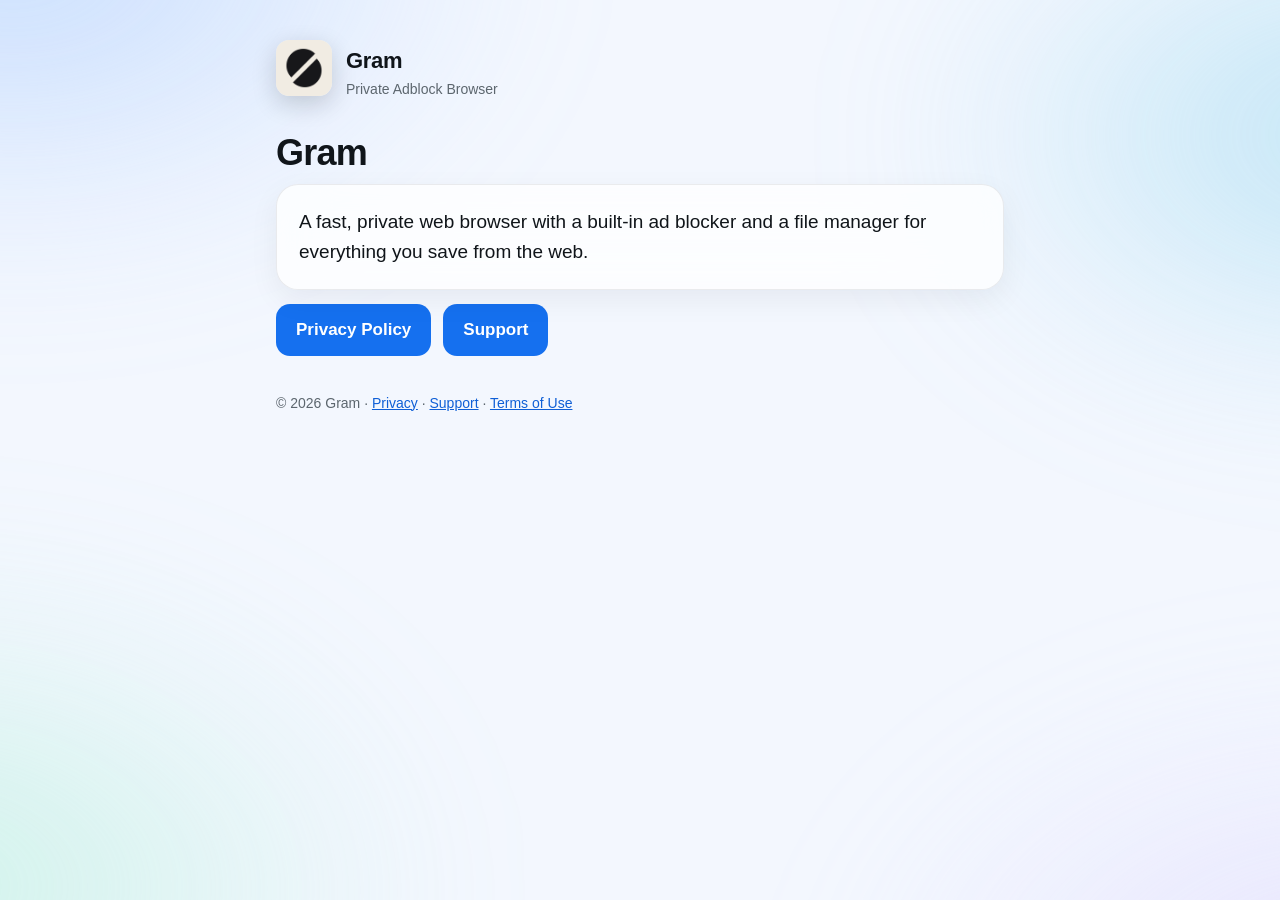
<file: index.html>
<!doctype html>
<html lang="en">
<head>
<meta charset="utf-8">
<meta name="viewport" content="width=device-width, initial-scale=1">
<title>Gram · Private Adblock Browser</title>
<meta name="description" content="Gram, a private web browser for iPhone and iPad.">
<link rel="icon" href="icon.png">
<link rel="apple-touch-icon" href="icon.png">
<link rel="stylesheet" href="style.css">
</head>
<body>
<main>
<header><a href=""><img src="icon.png" alt=""></a>
<a href="" class="brand">Gram<small>Private Adblock Browser</small></a></header>
<h1>Gram</h1><div class="stack"><p class="lead card">A fast, private web browser with a built-in ad blocker and a file manager for everything you save from the web.</p><div class="links"><a class="btn" href="privacy/">Privacy Policy</a><a class="btn" href="support/">Support</a></div></div>
<footer>© 2026 Gram · <a href="privacy/">Privacy</a> · <a href="support/">Support</a> · <a href="https://www.apple.com/legal/internet-services/itunes/dev/stdeula/">Terms of Use</a></footer>
</main>
</body>
</html>
</file>
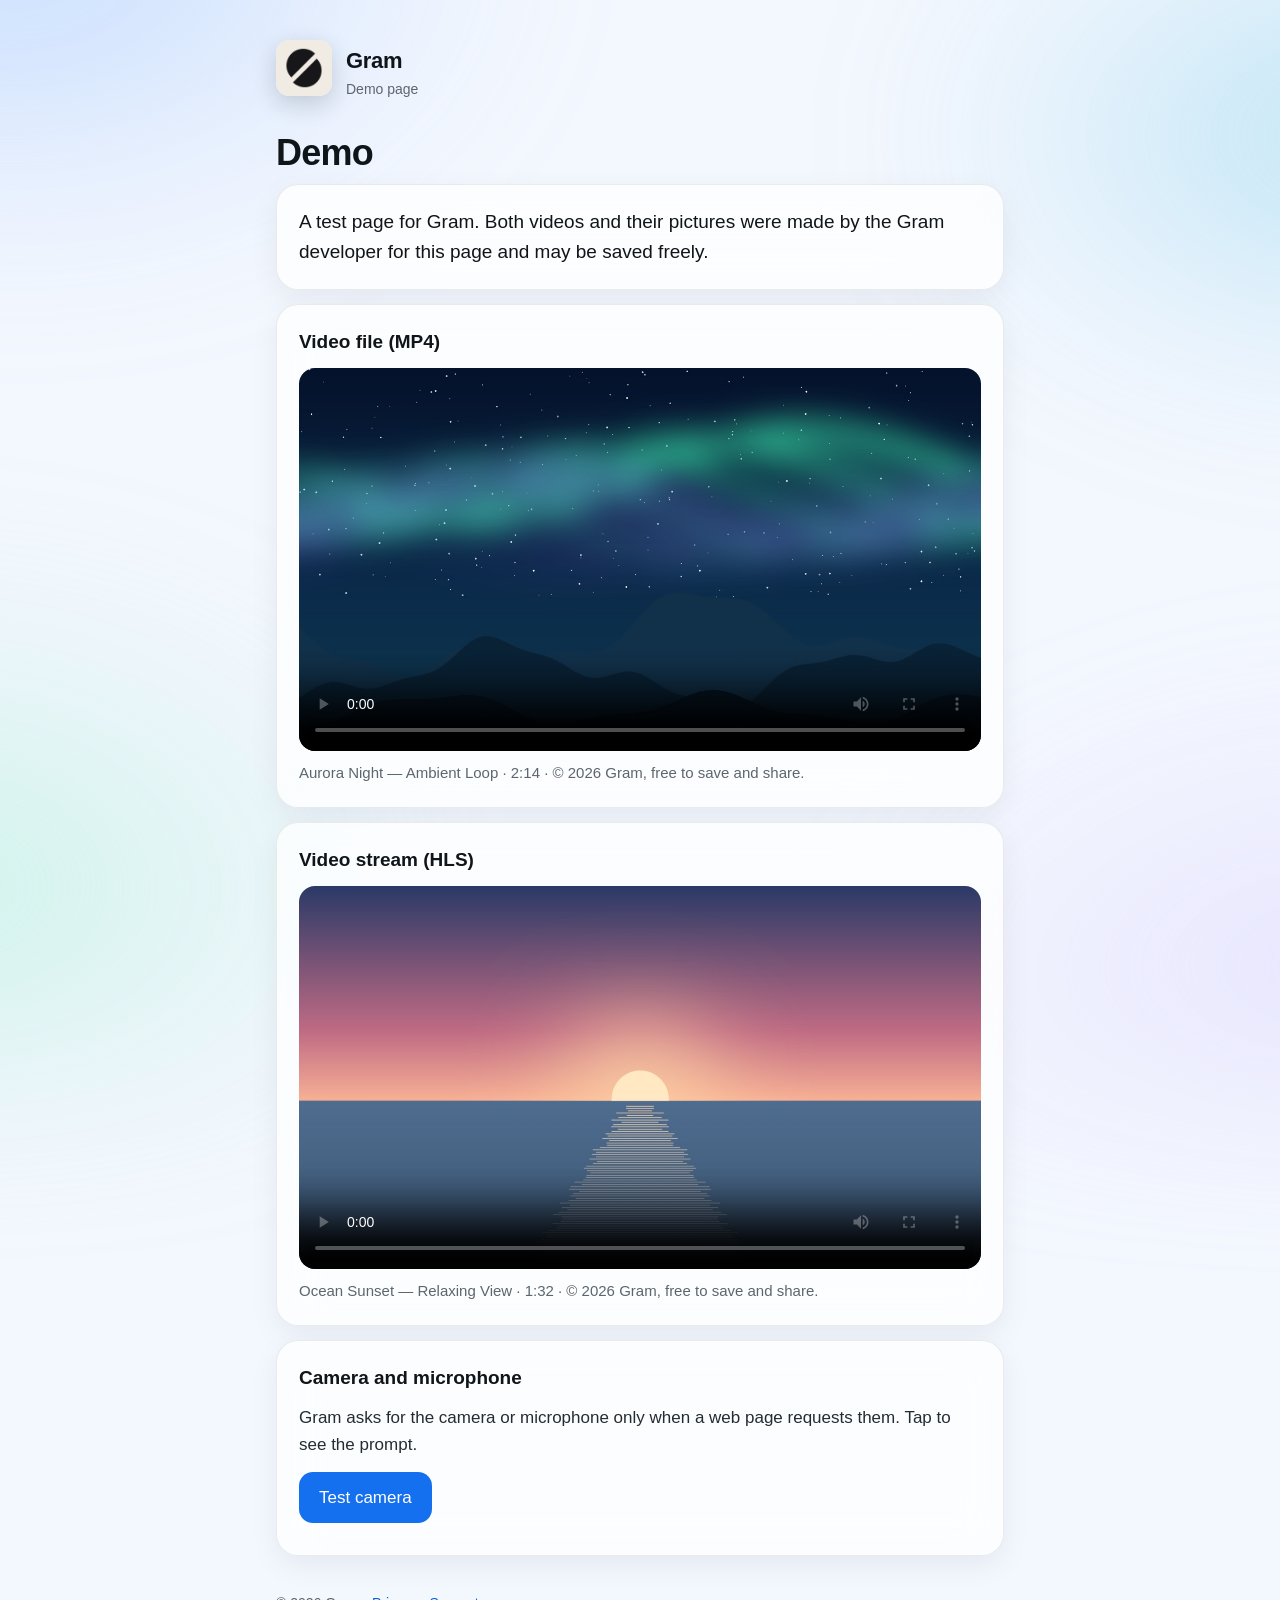
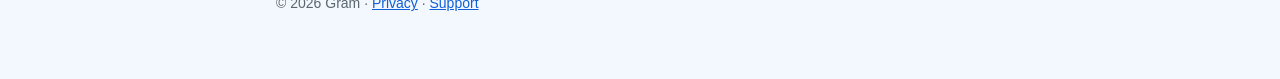
<file: demo/index.html>
<!doctype html>
<html lang="en">
<head>
<meta charset="utf-8">
<meta name="viewport" content="width=device-width, initial-scale=1">
<title>Demo · Gram</title>
<meta name="description" content="Test page for the Gram browser: a video file, a video stream and a camera test.">
<link rel="icon" href="../icon.png">
<link rel="stylesheet" href="../style.css">
<style>
  video { width: 100%; aspect-ratio: 16 / 9; display: block; border-radius: 16px; background: #000; object-fit: cover; }
  .card h2 { margin-bottom: 10px; }
  #camera-status { margin-top: 10px; }
  #camera-preview { display: none; margin-top: 12px; }
</style>
</head>
<body>
<main>
<header><a href="../"><img src="../icon.png" alt=""></a>
<a href="../" class="brand">Gram<small>Demo page</small></a></header>
<h1>Demo</h1>
<div class="stack">
  <p class="lead card">A test page for Gram. Both videos and their pictures were made by the Gram developer for this page and may be saved freely.</p>

  <section class="card">
    <h2>Video file (MP4)</h2>
    <video src="aurora.mp4" poster="aurora.jpg" controls playsinline preload="metadata"></video>
    <p class="muted" style="margin-top:10px">Aurora Night — Ambient Loop · 2:14 · © 2026 Gram, free to save and share.</p>
  </section>

  <section class="card">
    <h2>Video stream (HLS)</h2>
    <video src="hls/index.m3u8" poster="ocean.jpg" controls playsinline preload="metadata"></video>
    <p class="muted" style="margin-top:10px">Ocean Sunset — Relaxing View · 1:32 · © 2026 Gram, free to save and share.</p>
  </section>

  <section class="card">
    <h2>Camera and microphone</h2>
    <p>Gram asks for the camera or microphone only when a web page requests them. Tap to see the prompt.</p>
    <p style="margin-top:14px"><button class="btn" id="test-camera" type="button" style="border:0;font:inherit;cursor:pointer">Test camera</button></p>
    <p class="muted" id="camera-status"></p>
    <video id="camera-preview" autoplay playsinline muted></video>
  </section>
</div>
<footer>© 2026 Gram · <a href="../privacy/">Privacy</a> · <a href="../support/">Support</a></footer>
</main>
<script>
  document.getElementById('test-camera').addEventListener('click', async function () {
    var status = document.getElementById('camera-status');
    var preview = document.getElementById('camera-preview');
    try {
      var stream = await navigator.mediaDevices.getUserMedia({video: true, audio: true});
      preview.srcObject = stream;
      preview.style.display = 'block';
      status.textContent = 'Camera and microphone are on. Nothing is recorded or sent anywhere.';
      setTimeout(function () {
        stream.getTracks().forEach(function (track) { track.stop(); });
        preview.style.display = 'none';
        status.textContent = 'Turned off again.';
      }, 8000);
    } catch (error) {
      status.textContent = 'Not allowed: ' + error.name;
    }
  });
</script>
</body>
</html>
</file>
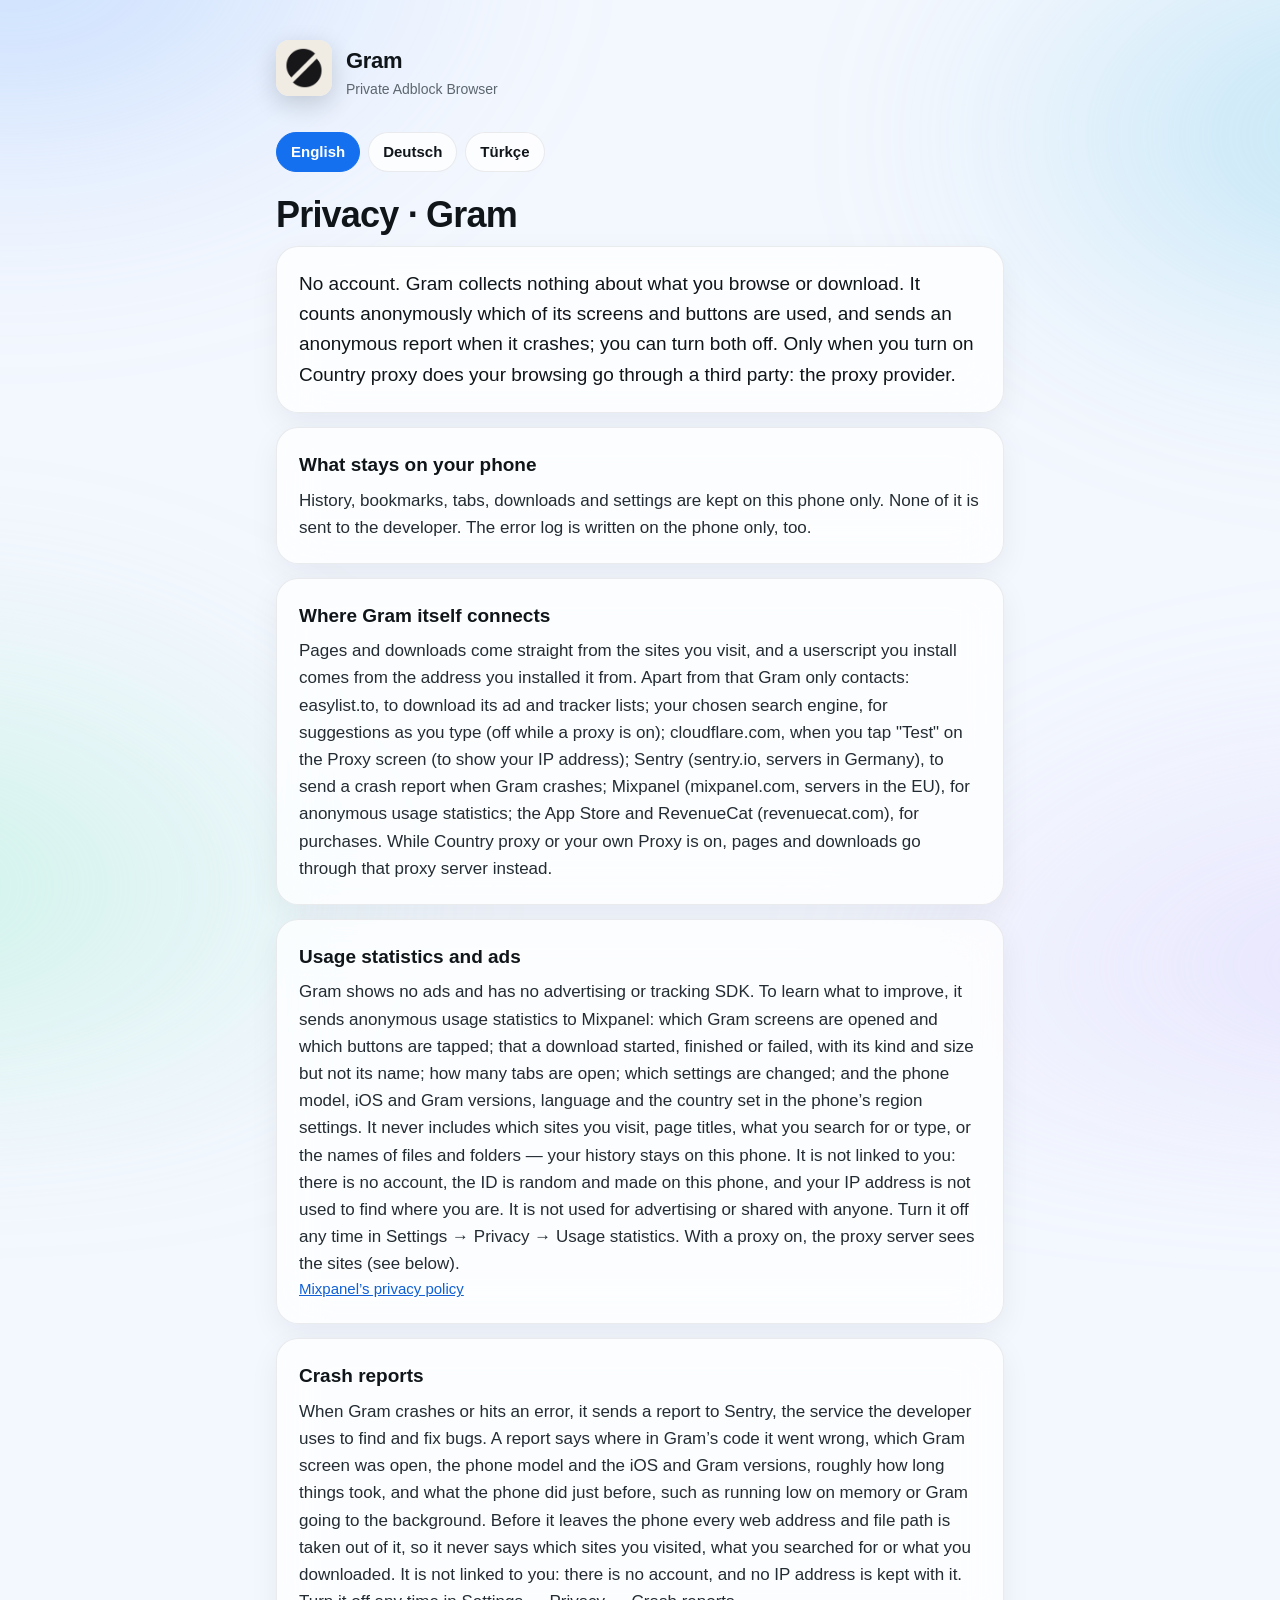
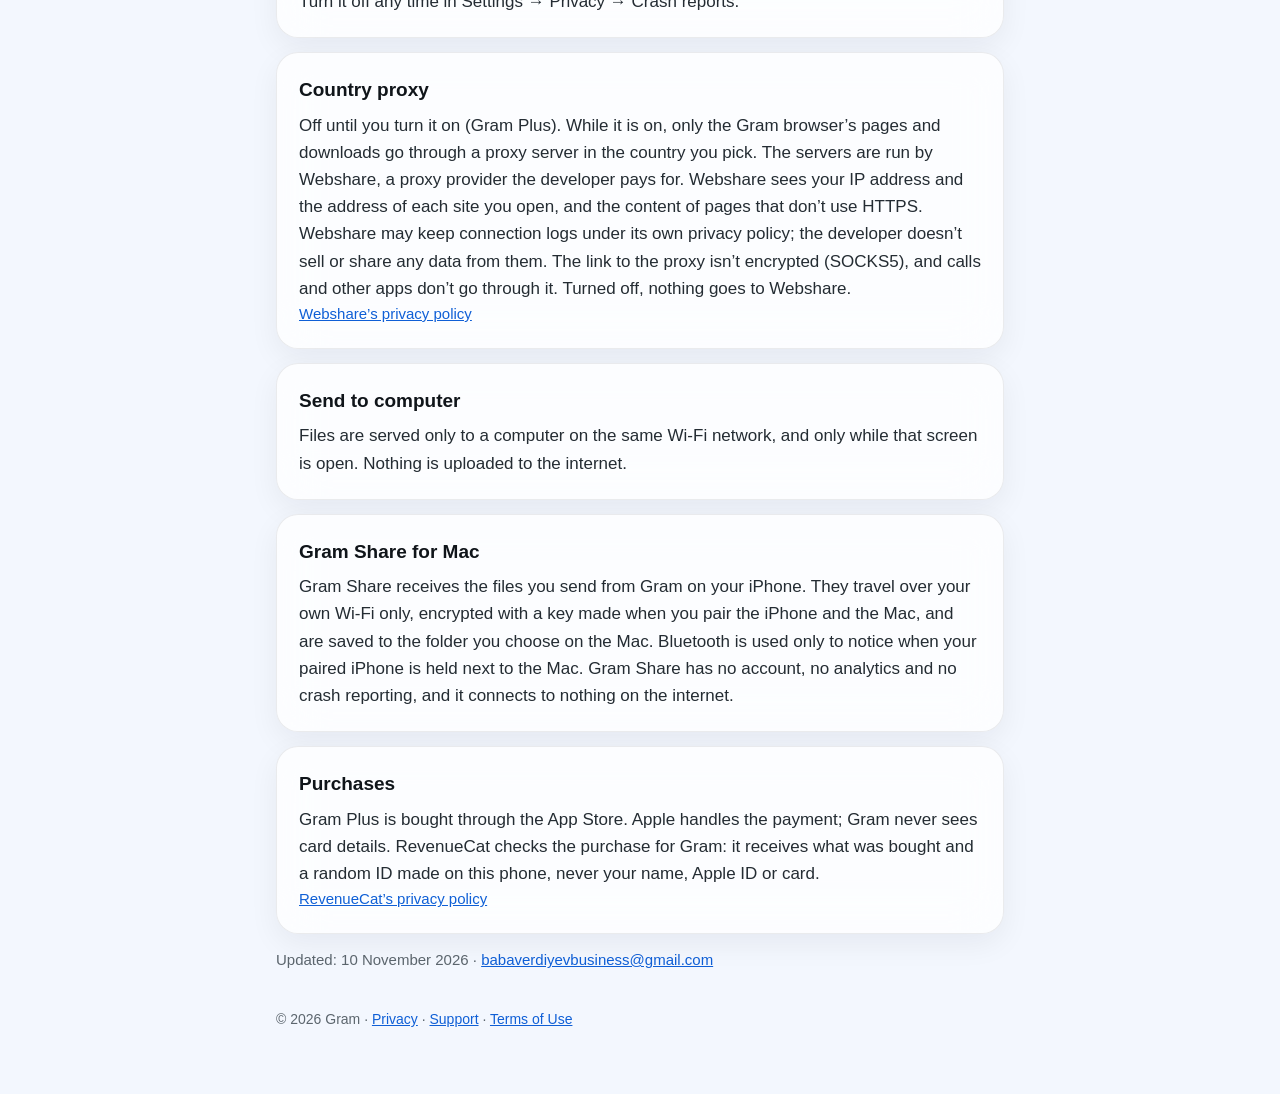
<file: privacy/index.html>
<!doctype html>
<html lang="en">
<head>
<meta charset="utf-8">
<meta name="viewport" content="width=device-width, initial-scale=1">
<title>Privacy · Gram</title>
<meta name="description" content="How Gram handles your data.">
<link rel="icon" href="../icon.png">
<link rel="apple-touch-icon" href="../icon.png">
<link rel="stylesheet" href="../style.css">
</head>
<body>
<main>
<header><a href="../"><img src="../icon.png" alt=""></a>
<a href="../" class="brand">Gram<small>Private Adblock Browser</small></a></header>
<nav class="langs" aria-label="Language"><a href="./" aria-current="page" hreflang="en">English</a><a href="de/" hreflang="de">Deutsch</a><a href="tr/" hreflang="tr">Türkçe</a></nav><h1>Privacy · Gram</h1><div class="stack"><p class="lead card">No account. Gram collects nothing about what you browse or download. It counts anonymously which of its screens and buttons are used, and sends an anonymous report when it crashes; you can turn both off. Only when you turn on Country proxy does your browsing go through a third party: the proxy provider.</p><section class="card"><h2>What stays on your phone</h2><p>History, bookmarks, tabs, downloads and settings are kept on this phone only. None of it is sent to the developer. The error log is written on the phone only, too.</p></section><section class="card"><h2>Where Gram itself connects</h2><p>Pages and downloads come straight from the sites you visit, and a userscript you install comes from the address you installed it from. Apart from that Gram only contacts: easylist.to, to download its ad and tracker lists; your chosen search engine, for suggestions as you type (off while a proxy is on); cloudflare.com, when you tap &quot;Test&quot; on the Proxy screen (to show your IP address); Sentry (sentry.io, servers in Germany), to send a crash report when Gram crashes; Mixpanel (mixpanel.com, servers in the EU), for anonymous usage statistics; the App Store and RevenueCat (revenuecat.com), for purchases. While Country proxy or your own Proxy is on, pages and downloads go through that proxy server instead.</p></section><section class="card"><h2>Usage statistics and ads</h2><p>Gram shows no ads and has no advertising or tracking SDK. To learn what to improve, it sends anonymous usage statistics to Mixpanel: which Gram screens are opened and which buttons are tapped; that a download started, finished or failed, with its kind and size but not its name; how many tabs are open; which settings are changed; and the phone model, iOS and Gram versions, language and the country set in the phone’s region settings. It never includes which sites you visit, page titles, what you search for or type, or the names of files and folders — your history stays on this phone. It is not linked to you: there is no account, the ID is random and made on this phone, and your IP address is not used to find where you are. It is not used for advertising or shared with anyone. Turn it off any time in Settings → Privacy → Usage statistics. With a proxy on, the proxy server sees the sites (see below).</p><p class="muted"><a href="https://mixpanel.com/legal/privacy-policy/">Mixpanel’s privacy policy</a></p></section><section class="card"><h2>Crash reports</h2><p>When Gram crashes or hits an error, it sends a report to Sentry, the service the developer uses to find and fix bugs. A report says where in Gram’s code it went wrong, which Gram screen was open, the phone model and the iOS and Gram versions, roughly how long things took, and what the phone did just before, such as running low on memory or Gram going to the background. Before it leaves the phone every web address and file path is taken out of it, so it never says which sites you visited, what you searched for or what you downloaded. It is not linked to you: there is no account, and no IP address is kept with it. Turn it off any time in Settings → Privacy → Crash reports.</p></section><section class="card"><h2>Country proxy</h2><p>Off until you turn it on (Gram Plus). While it is on, only the Gram browser’s pages and downloads go through a proxy server in the country you pick. The servers are run by Webshare, a proxy provider the developer pays for. Webshare sees your IP address and the address of each site you open, and the content of pages that don’t use HTTPS. Webshare may keep connection logs under its own privacy policy; the developer doesn’t sell or share any data from them. The link to the proxy isn’t encrypted (SOCKS5), and calls and other apps don’t go through it. Turned off, nothing goes to Webshare.</p><p class="muted"><a href="https://www.webshare.io/privacy-policy">Webshare’s privacy policy</a></p></section><section class="card"><h2>Send to computer</h2><p>Files are served only to a computer on the same Wi-Fi network, and only while that screen is open. Nothing is uploaded to the internet.</p></section><section class="card"><h2>Gram Share for Mac</h2><p>Gram Share receives the files you send from Gram on your iPhone. They travel over your own Wi-Fi only, encrypted with a key made when you pair the iPhone and the Mac, and are saved to the folder you choose on the Mac. Bluetooth is used only to notice when your paired iPhone is held next to the Mac. Gram Share has no account, no analytics and no crash reporting, and it connects to nothing on the internet.</p></section><section class="card"><h2>Purchases</h2><p>Gram Plus is bought through the App Store. Apple handles the payment; Gram never sees card details. RevenueCat checks the purchase for Gram: it receives what was bought and a random ID made on this phone, never your name, Apple ID or card.</p><p class="muted"><a href="https://www.revenuecat.com/privacy">RevenueCat’s privacy policy</a></p></section><p class="muted">Updated: 10 November 2026 · <a href="mailto:babaverdiyevbusiness@gmail.com">babaverdiyevbusiness@gmail.com</a></p></div>
<footer>© 2026 Gram · <a href="../privacy/">Privacy</a> · <a href="../support/">Support</a> · <a href="https://www.apple.com/legal/internet-services/itunes/dev/stdeula/">Terms of Use</a></footer>
</main>
</body>
</html>
</file>
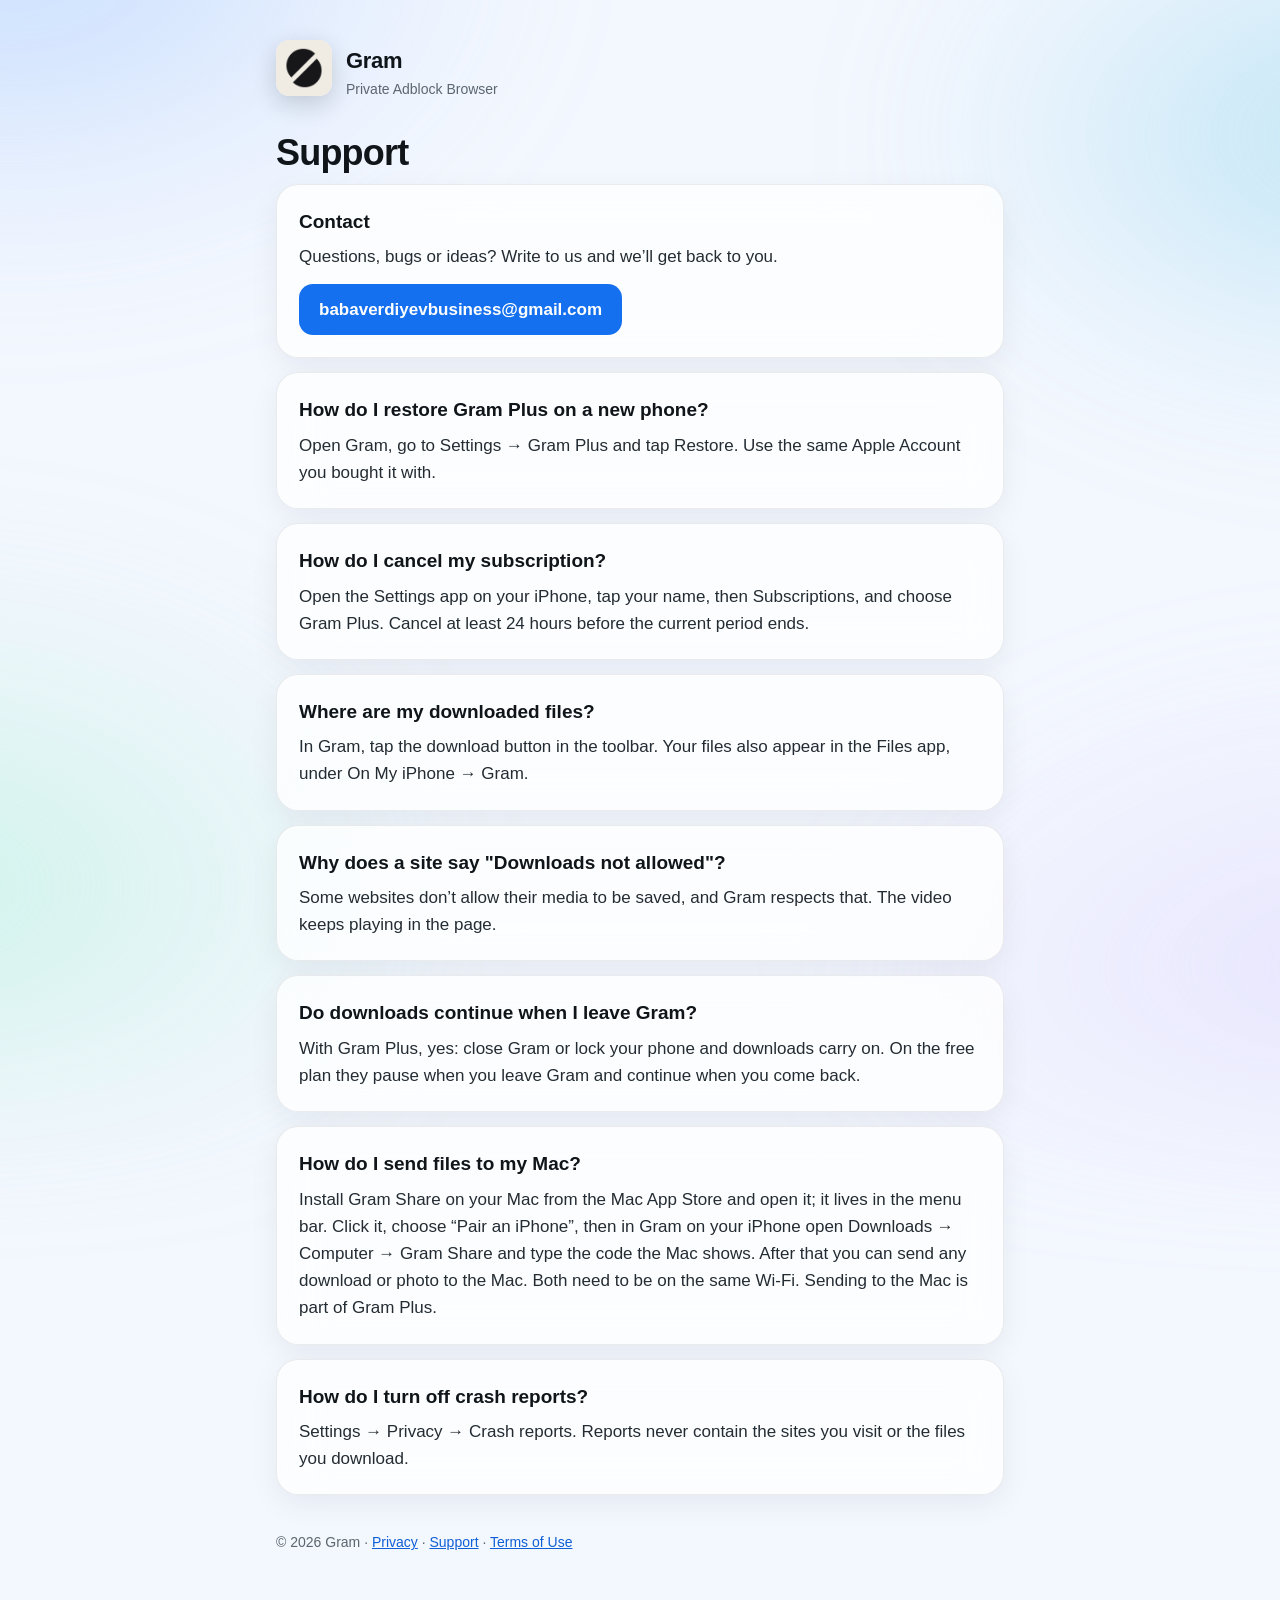
<file: support/index.html>
<!doctype html>
<html lang="en">
<head>
<meta charset="utf-8">
<meta name="viewport" content="width=device-width, initial-scale=1">
<title>Support · Gram</title>
<meta name="description" content="Help and contact for the Gram browser.">
<link rel="icon" href="../icon.png">
<link rel="apple-touch-icon" href="../icon.png">
<link rel="stylesheet" href="../style.css">
</head>
<body>
<main>
<header><a href="../"><img src="../icon.png" alt=""></a>
<a href="../" class="brand">Gram<small>Private Adblock Browser</small></a></header>
<h1>Support</h1><div class="stack"><section class="card"><h2>Contact</h2><p>Questions, bugs or ideas? Write to us and we’ll get back to you.</p><p style="margin-top:14px"><a class="btn" href="mailto:babaverdiyevbusiness@gmail.com?subject=Gram%20support">babaverdiyevbusiness@gmail.com</a></p></section><section class="card"><h2>How do I restore Gram Plus on a new phone?</h2><p>Open Gram, go to Settings → Gram Plus and tap Restore. Use the same Apple Account you bought it with.</p></section><section class="card"><h2>How do I cancel my subscription?</h2><p>Open the Settings app on your iPhone, tap your name, then Subscriptions, and choose Gram Plus. Cancel at least 24 hours before the current period ends.</p></section><section class="card"><h2>Where are my downloaded files?</h2><p>In Gram, tap the download button in the toolbar. Your files also appear in the Files app, under On My iPhone → Gram.</p></section><section class="card"><h2>Why does a site say &quot;Downloads not allowed&quot;?</h2><p>Some websites don’t allow their media to be saved, and Gram respects that. The video keeps playing in the page.</p></section><section class="card"><h2>Do downloads continue when I leave Gram?</h2><p>With Gram Plus, yes: close Gram or lock your phone and downloads carry on. On the free plan they pause when you leave Gram and continue when you come back.</p></section><section class="card"><h2>How do I send files to my Mac?</h2><p>Install Gram Share on your Mac from the Mac App Store and open it; it lives in the menu bar. Click it, choose “Pair an iPhone”, then in Gram on your iPhone open Downloads → Computer → Gram Share and type the code the Mac shows. After that you can send any download or photo to the Mac. Both need to be on the same Wi-Fi. Sending to the Mac is part of Gram Plus.</p></section><section class="card"><h2>How do I turn off crash reports?</h2><p>Settings → Privacy → Crash reports. Reports never contain the sites you visit or the files you download.</p></section></div>
<footer>© 2026 Gram · <a href="../privacy/">Privacy</a> · <a href="../support/">Support</a> · <a href="https://www.apple.com/legal/internet-services/itunes/dev/stdeula/">Terms of Use</a></footer>
</main>
</body>
</html>
</file>
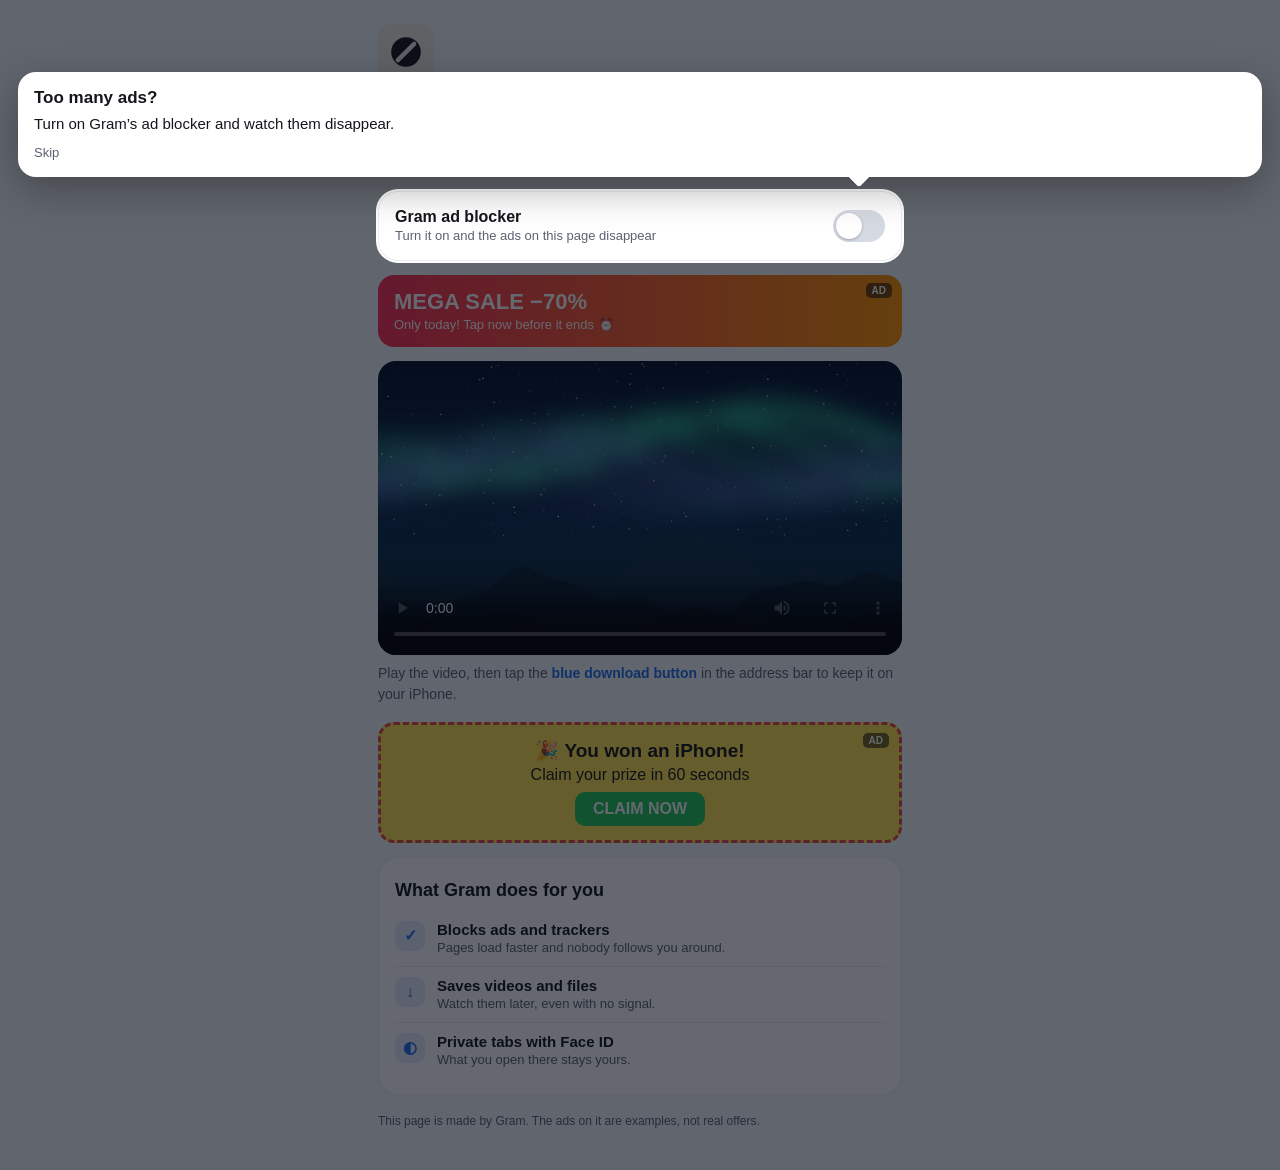
<file: welcome/index.html>
<!doctype html>
<html lang="en">
<head>
<meta charset="utf-8">
<meta name="viewport" content="width=device-width,initial-scale=1,viewport-fit=cover">
<meta name="color-scheme" content="light dark">
<title>Welcome to Gram</title>
<style>
:root{--bg:#F4F6FA;--card:#fff;--ink:#14161c;--soft:#5b6170;--azure:#1F6FEB;--line:rgba(20,30,60,.08)}
@media (prefers-color-scheme:dark){:root{--bg:#0E1116;--card:#181C23;--ink:#F2F4F8;--soft:#9AA3B2;--azure:#3B8BFF;--line:rgba(255,255,255,.08)}}
*{box-sizing:border-box;margin:0;padding:0}
html{-webkit-text-size-adjust:100%}
body{background:var(--bg);color:var(--ink);font-family:-apple-system,"SF Pro Text","Helvetica Neue",sans-serif;padding:max(24px,env(safe-area-inset-top)) 18px 40px;max-width:560px;margin:0 auto}
.logo{width:56px;height:56px;border-radius:14px;background:#F1ECE3;display:flex;align-items:center;justify-content:center;margin-bottom:18px}
h1{font-family:"New York","Iowan Old Style",Georgia,serif;font-size:34px;line-height:1.1;letter-spacing:-.4px}
h1 span{color:var(--azure)}
.lead{font-size:16px;line-height:1.45;color:var(--soft);margin:10px 0 22px}
.card{background:var(--card);border:1px solid var(--line);border-radius:20px;padding:16px;margin-bottom:14px}
.toggle{display:flex;align-items:center;justify-content:space-between;gap:12px}
.toggle b{display:block;font-size:16px}.toggle small{font-size:13px;color:var(--soft)}
.sw{width:52px;height:32px;border-radius:16px;background:#D5DAE3;position:relative;flex-shrink:0;border:0;cursor:pointer}
.sw:after{content:"";position:absolute;top:3px;left:3px;width:26px;height:26px;border-radius:13px;background:#fff;box-shadow:0 1px 3px rgba(0,0,0,.25);transition:left .2s}
.on .sw{background:#22C55E}.on .sw:after{left:23px}
.promo{border-radius:16px;margin-bottom:14px;padding:14px 16px;position:relative;overflow:hidden;max-height:240px;transition:opacity .3s,max-height .4s,margin .4s,padding .4s}
.on .promo{opacity:0;max-height:0;margin-bottom:0;padding-top:0;padding-bottom:0;border-width:0}
.promo .tag{position:absolute;top:8px;right:10px;font-size:10px;font-weight:700;background:rgba(0,0,0,.55);color:#fff;padding:2px 6px;border-radius:5px}
.p1{background:linear-gradient(90deg,#FF2D55,#FF9500);color:#fff}
.p1 b{font-size:22px;display:block}.p1 span{font-size:13px}
.p2{background:#FFE14D;color:#1a1a1a;border:3px dashed #E5484D;text-align:center}
.p2 b{font-size:19px;display:block;margin-bottom:4px}
.p2 i{display:inline-block;margin-top:8px;background:#22C55E;color:#fff;font-style:normal;font-weight:700;padding:8px 18px;border-radius:10px}
.hidden-note{font-size:12px;color:var(--soft);display:none;align-items:center;gap:6px;margin:0 2px 12px}
.on .hidden-note{display:flex}
.hidden-note:before{content:"";width:8px;height:8px;border-radius:4px;background:#22C55E}
.video{border-radius:18px;overflow:hidden;background:#0b1622;margin-bottom:8px}
.video video{display:block;width:100%;aspect-ratio:16/9;object-fit:cover;background:#0b1622}
.hint{font-size:14px;color:var(--soft);line-height:1.45;margin-bottom:18px}
.hint b{color:var(--azure)}
h2{font-size:18px;margin:6px 0 10px}
.f{display:flex;gap:12px;align-items:flex-start;padding:10px 0;border-top:1px solid var(--line)}
.f:first-of-type{border-top:0}
.f i{width:30px;height:30px;border-radius:9px;background:rgba(31,111,235,.12);color:var(--azure);display:flex;align-items:center;justify-content:center;font-style:normal;font-weight:700;flex-shrink:0}
.f b{display:block;font-size:15px}.f span{font-size:13px;color:var(--soft)}
.foot{font-size:12px;color:var(--soft);margin-top:18px;line-height:1.4}
.focus{position:relative;z-index:20;box-shadow:0 0 0 2px #fff,0 0 0 9999px rgba(8,12,24,.62);border-radius:20px}
.video.focus{border-radius:18px}
.bubble{position:absolute;z-index:21;left:18px;right:18px;background:var(--card);color:var(--ink);border-radius:18px;padding:14px 16px;box-shadow:0 12px 40px rgba(0,0,0,.3);font-size:15px;line-height:1.4;opacity:0;transition:opacity .22s}
.bubble.show{opacity:1}
.bubble b{display:block;font-size:17px;margin-bottom:4px}
.bubble:after{content:"";position:absolute;left:var(--caret,50%);width:16px;height:16px;margin-left:-8px;background:var(--card);transform:rotate(45deg);border-radius:3px}
.bubble.below:after{top:-7px}.bubble.above:after{bottom:-7px}
.bubble .skip{display:block;margin-top:10px;font-size:13px;color:var(--soft);background:none;border:0;padding:0;font:inherit;font-size:13px}
</style>
</head>
<body>
<!-- Gram's first page after onboarding: what the ad blocker hides, and how a
     video is saved. The page opens with its ads showing; the switch is the
     blocker, and turning it on makes them go. The "ads" are drawn by this
     page and named so that no filter list hides them before the user does. The video is the
     developer's own illustration from ../demo/, free to save. -->
<div class="logo"><svg width="34" height="34" viewBox="0 0 46 46" aria-hidden="true"><circle cx="23" cy="23" r="20" fill="#17171A"/><path d="M12 34 L34 12" stroke="#F1ECE3" stroke-width="6" stroke-linecap="round"/></svg></div>
<h1 data-t="title">Welcome to <span>Gram</span></h1>
<p class="lead" data-t="lead">A quieter web, and the videos you love, saved for offline.</p>

<div id="wrap">
  <div class="card toggle" id="toggleCard">
    <div><b data-t="toggle">Gram ad blocker</b><small data-t="toggleSub">Turn it on and the ads on this page disappear</small></div>
    <button class="sw" id="sw" role="switch" aria-checked="false" aria-label="Block ads"></button>
  </div>

  <div class="promo p1"><span class="tag">AD</span><b data-t="ad1">MEGA SALE −70%</b><span data-t="ad1sub">Only today! Tap now before it ends ⏰</span></div>
  <div class="hidden-note" data-t="hid1">An ad was here. Gram hid it.</div>

  <div class="video" id="video"><video src="../demo/aurora.mp4" poster="../demo/aurora.jpg" controls playsinline preload="metadata"></video></div>
  <p class="hint" data-t="hint">Play the video, then tap the <b>blue download button</b> in the address bar to keep it on your iPhone.</p>

  <div class="promo p2"><span class="tag">AD</span><b data-t="ad2">🎉 You won an iPhone!</b><span data-t="ad2sub">Claim your prize in 60 seconds</span><br><i data-t="ad2cta">CLAIM NOW</i></div>
  <div class="hidden-note" data-t="hid2">A pop-up ad was here. Gram hid it.</div>
</div>

<div class="card">
  <h2 data-t="whatTitle">What Gram does for you</h2>
  <div class="f"><i>✓</i><div><b data-t="f1">Blocks ads and trackers</b><span data-t="f1sub">Pages load faster and nobody follows you around.</span></div></div>
  <div class="f"><i>↓</i><div><b data-t="f2">Saves videos and files</b><span data-t="f2sub">Watch them later, even with no signal.</span></div></div>
  <div class="f"><i>◐</i><div><b data-t="f3">Private tabs with Face ID</b><span data-t="f3sub">What you open there stays yours.</span></div></div>
</div>
<p class="foot" data-t="foot">This page is made by Gram. The ads on it are examples, not real offers.</p>

<script>
(function () {
  var T = {
    de: {
      title: 'Willkommen bei <span>Gram</span>',
      lead: 'Ein ruhigeres Web, und deine Lieblingsvideos offline gespeichert.',
      toggle: 'Gram-Werbeblocker', toggleSub: 'Einschalten, und die Werbung auf dieser Seite verschwindet',
      ad1: 'MEGA-SALE −70 %', ad1sub: 'Nur heute! Jetzt tippen, bevor es vorbei ist ⏰',
      hid1: 'Hier war Werbung. Gram hat sie ausgeblendet.',
      hint: 'Spiel das Video ab und tippe dann in der Adressleiste auf den <b>blauen Download-Button</b>, um es auf deinem iPhone zu behalten.',
      ad2: '🎉 Du hast ein iPhone gewonnen!', ad2sub: 'Hol dir deinen Preis in 60 Sekunden', ad2cta: 'JETZT HOLEN',
      hid2: 'Hier war ein Pop-up. Gram hat es ausgeblendet.',
      whatTitle: 'Was Gram für dich tut',
      f1: 'Blockiert Werbung und Tracker', f1sub: 'Seiten laden schneller, und niemand verfolgt dich.',
      f2: 'Speichert Videos und Dateien', f2sub: 'Sieh sie später an, auch ohne Netz.',
      f3: 'Private Tabs mit Face ID', f3sub: 'Was du dort öffnest, bleibt bei dir.',
      foot: 'Diese Seite ist von Gram. Die Werbung darauf ist nur ein Beispiel, kein echtes Angebot.',
      g1t: 'Zu viel Werbung?', g1b: 'Schalte den Werbeblocker von Gram ein und sieh, wie sie verschwindet.',
      g2t: 'Jetzt spiel das Video ab', g2b: 'Tippe auf Play. Gram zeigt dir dann, wie du es speicherst.',
      skip: 'Überspringen'
    },
    tr: {
      title: '<span>Gram</span>’a hoş geldin',
      lead: 'Daha sakin bir web, sevdiğin videolar da çevrimdışı izlemek için kayıtlı.',
      toggle: 'Gram reklam engelleyici', toggleSub: 'Aç, bu sayfadaki reklamlar kaybolsun',
      ad1: 'MEGA İNDİRİM −%70', ad1sub: 'Sadece bugün! Bitmeden hemen dokun ⏰',
      hid1: 'Burada bir reklam vardı. Gram gizledi.',
      hint: 'Videoyu oynat, sonra adres çubuğundaki <b>mavi indirme düğmesine</b> dokunarak iPhone’una kaydet.',
      ad2: '🎉 iPhone kazandın!', ad2sub: 'Ödülünü 60 saniye içinde al', ad2cta: 'HEMEN AL',
      hid2: 'Burada bir açılır reklam vardı. Gram gizledi.',
      whatTitle: 'Gram senin için ne yapar',
      f1: 'Reklamları ve izleyicileri engeller', f1sub: 'Sayfalar daha hızlı açılır, kimse seni takip etmez.',
      f2: 'Videoları ve dosyaları kaydeder', f2sub: 'Sonra izle, internet olmasa bile.',
      f3: 'Face ID’li gizli sekmeler', f3sub: 'Orada açtıkların sende kalır.',
      foot: 'Bu sayfa Gram’ındır. Üzerindeki reklamlar örnektir, gerçek teklif değildir.',
      g1t: 'Reklam çok mu?', g1b: 'Gram’ın reklam engelleyicisini aç, reklamların kaybolduğunu gör.',
      g2t: 'Şimdi videoyu oynat', g2b: 'Oynat’a dokun. Gram sana nasıl kaydedeceğini gösterecek.',
      skip: 'Geç'
    }
  };
  var lang = (new URLSearchParams(location.search).get('lang') || navigator.language || 'en').slice(0, 2).toLowerCase();
  var table = T[lang];
  if (table) {
    document.documentElement.lang = lang;
    document.title = (table.title || '').replace(/<[^>]+>/g, '');
    document.querySelectorAll('[data-t]').forEach(function (node) {
      var text = table[node.getAttribute('data-t')];
      if (text) { node.innerHTML = text; }
    });
  }
  var wrap = document.getElementById('wrap');
  var sw = document.getElementById('sw');
  sw.addEventListener('click', function () {
    var on = wrap.classList.toggle('on');
    sw.setAttribute('aria-checked', on ? 'true' : 'false');
  });

  // A short guide on the first visit: the blocker switch, then the video. Gram itself
  // shows the last step, lighting the download button once the video plays.
  var GUIDE = {
    g1t: 'Too many ads?', g1b: 'Turn on Gram’s ad blocker and watch them disappear.',
    g2t: 'Now play the video', g2b: 'Tap play. Gram will show you how to save it.',
    skip: 'Skip'
  };
  var G = function (key) { return (table && table[key]) || GUIDE[key]; };
  // Every visit gets the guide: Gram opens this page once, after onboarding,
  // and a remembered "done" kept it away after Reset onboarding as well.
  // Skip ends it for the visit.
  try { localStorage.removeItem('gramWelcomeGuide'); } catch (e) {}
  var video = document.querySelector('#video video');
  var bubble = null;
  var focused = null;
  function clear() {
    if (focused) { focused.classList.remove('focus'); focused = null; }
    if (bubble) { bubble.remove(); bubble = null; }
  }
  function finish() {
    clear();
  }
  function point(target, title, body, place, caretAt) {
    clear();
    focused = target;
    target.classList.add('focus');
    target.scrollIntoView({block: 'center', behavior: 'smooth'});
    bubble = document.createElement('div');
    bubble.className = 'bubble ' + place;
    bubble.innerHTML = '<b></b><span></span><button class="skip" type="button"></button>';
    bubble.querySelector('b').textContent = title;
    bubble.querySelector('span').textContent = body;
    var skip = bubble.querySelector('.skip');
    skip.textContent = G('skip');
    skip.addEventListener('click', finish);
    document.body.appendChild(bubble);
    setTimeout(function () {
      var r = target.getBoundingClientRect();
      var top = place === 'below' ? r.bottom + window.scrollY + 14 : r.top + window.scrollY - bubble.offsetHeight - 14;
      bubble.style.top = top + 'px';
      var c = (caretAt || target).getBoundingClientRect();
      bubble.style.setProperty('--caret', Math.round(c.left + c.width / 2 - 18) + 'px');
      bubble.classList.add('show');
    }, 350);
  }
  {
    var card = document.getElementById('toggleCard');
    setTimeout(function () { point(card, G('g1t'), G('g1b'), 'above', sw); }, 700);
    sw.addEventListener('click', function () {
      if (focused !== card) { return; }
      clear();
      setTimeout(function () { point(document.getElementById('video'), G('g2t'), G('g2b'), 'below'); }, 900);
    });
    video.addEventListener('play', function () { if (bubble) { finish(); } });
  }
})();
</script>
</body>
</html>
</file>
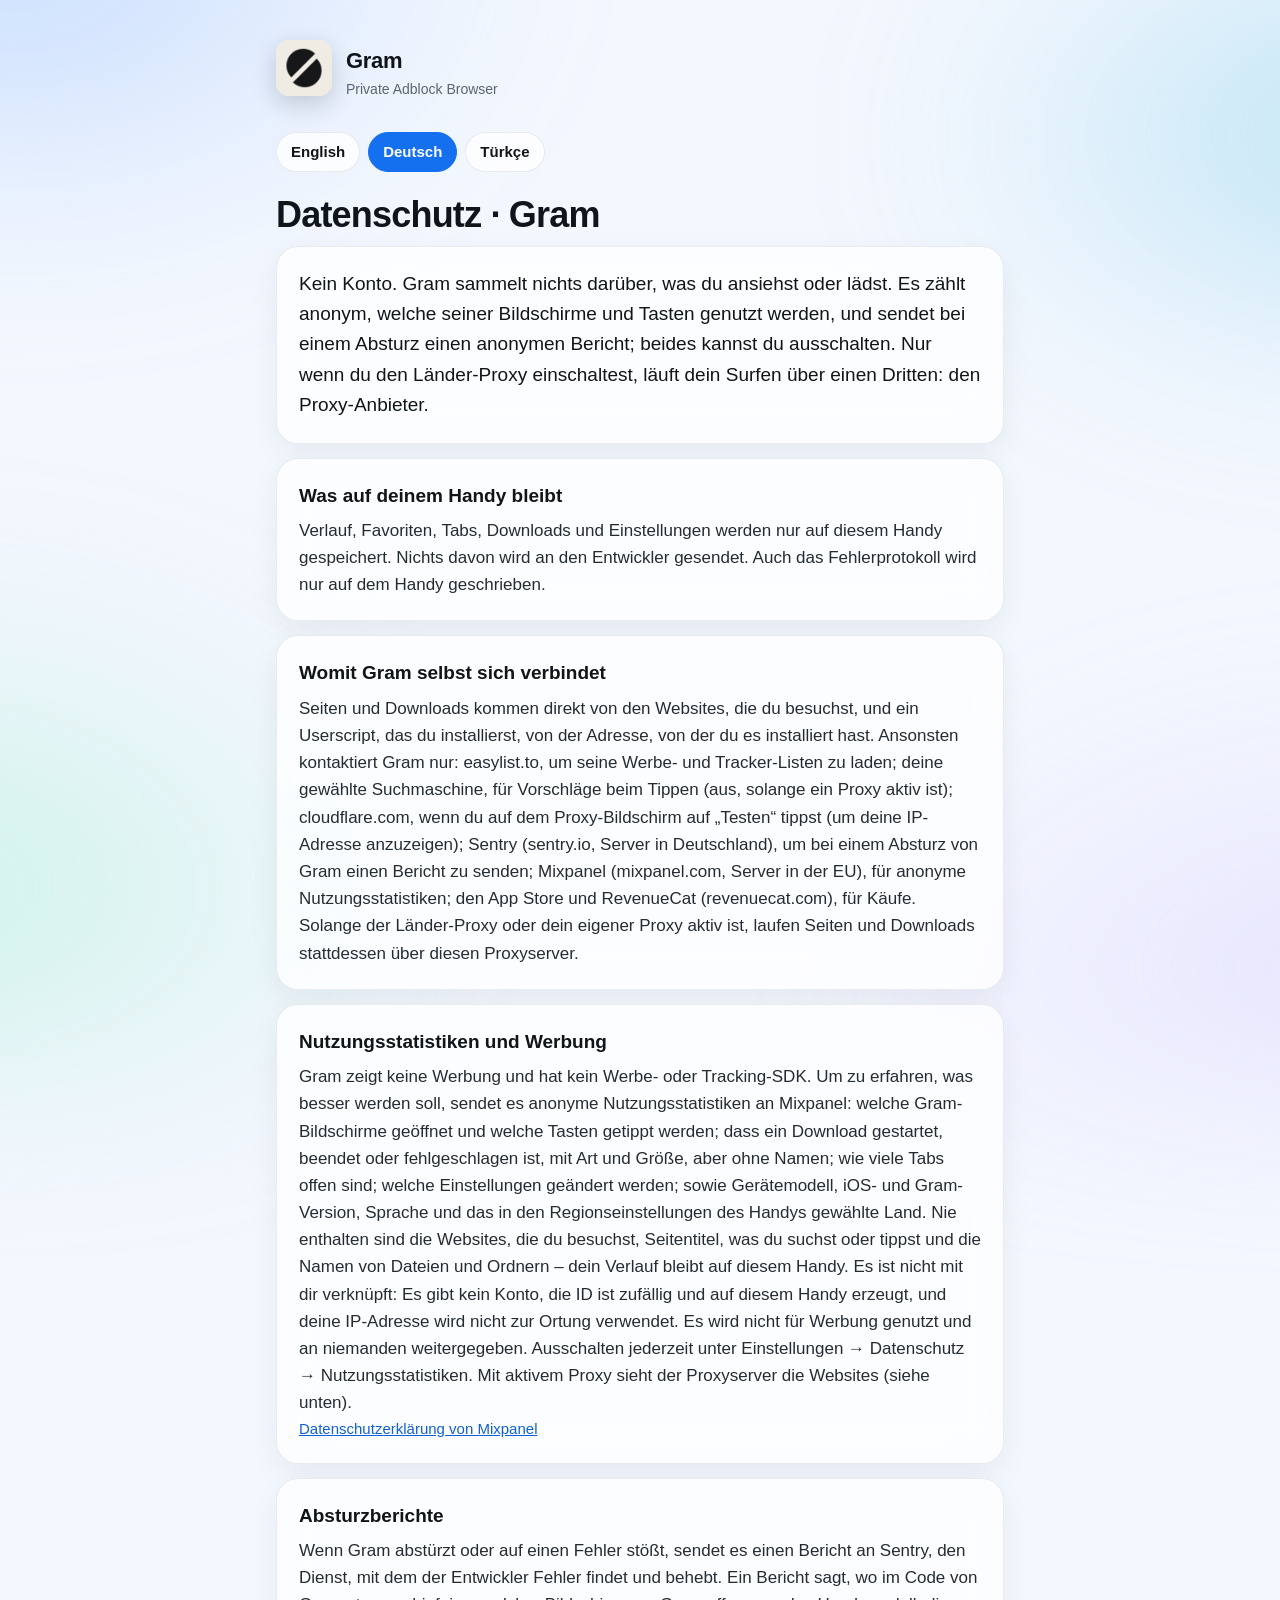
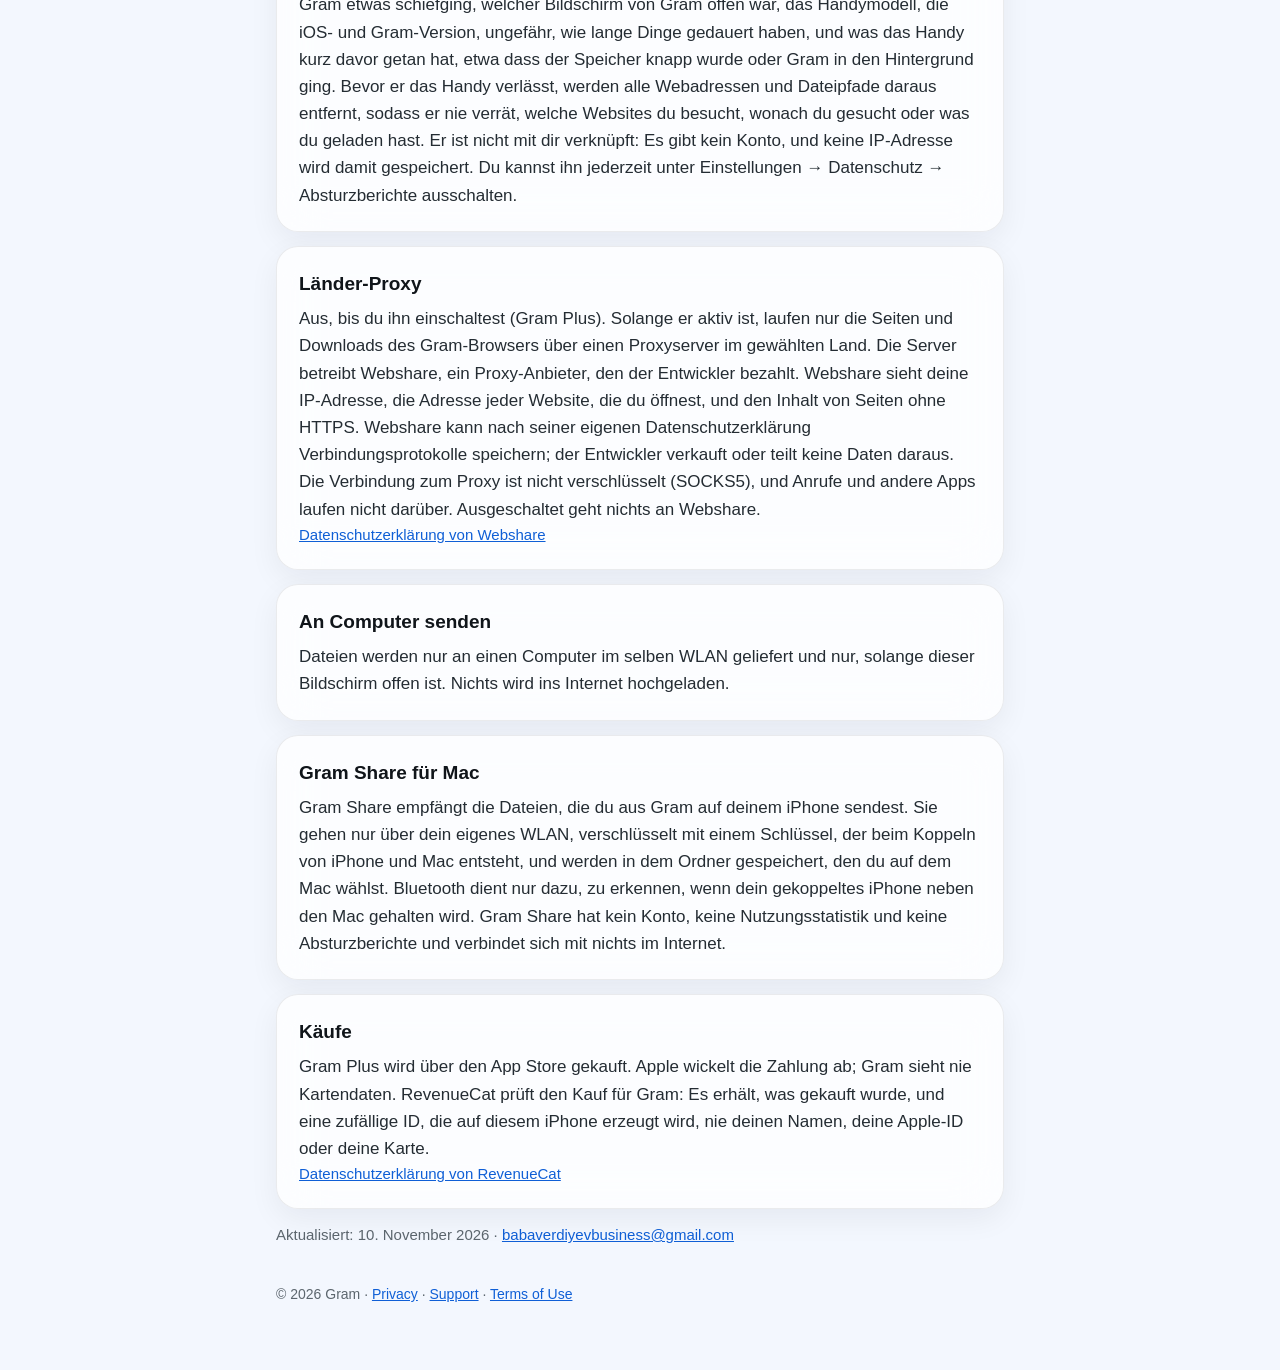
<file: privacy/de/index.html>
<!doctype html>
<html lang="de">
<head>
<meta charset="utf-8">
<meta name="viewport" content="width=device-width, initial-scale=1">
<title>Datenschutz · Gram</title>
<meta name="description" content="How Gram handles your data.">
<link rel="icon" href="../../icon.png">
<link rel="apple-touch-icon" href="../../icon.png">
<link rel="stylesheet" href="../../style.css">
</head>
<body>
<main>
<header><a href="../../"><img src="../../icon.png" alt=""></a>
<a href="../../" class="brand">Gram<small>Private Adblock Browser</small></a></header>
<nav class="langs" aria-label="Language"><a href="../" hreflang="en">English</a><a href="./" aria-current="page" hreflang="de">Deutsch</a><a href="../tr/" hreflang="tr">Türkçe</a></nav><h1>Datenschutz · Gram</h1><div class="stack"><p class="lead card">Kein Konto. Gram sammelt nichts darüber, was du ansiehst oder lädst. Es zählt anonym, welche seiner Bildschirme und Tasten genutzt werden, und sendet bei einem Absturz einen anonymen Bericht; beides kannst du ausschalten. Nur wenn du den Länder-Proxy einschaltest, läuft dein Surfen über einen Dritten: den Proxy-Anbieter.</p><section class="card"><h2>Was auf deinem Handy bleibt</h2><p>Verlauf, Favoriten, Tabs, Downloads und Einstellungen werden nur auf diesem Handy gespeichert. Nichts davon wird an den Entwickler gesendet. Auch das Fehlerprotokoll wird nur auf dem Handy geschrieben.</p></section><section class="card"><h2>Womit Gram selbst sich verbindet</h2><p>Seiten und Downloads kommen direkt von den Websites, die du besuchst, und ein Userscript, das du installierst, von der Adresse, von der du es installiert hast. Ansonsten kontaktiert Gram nur: easylist.to, um seine Werbe- und Tracker-Listen zu laden; deine gewählte Suchmaschine, für Vorschläge beim Tippen (aus, solange ein Proxy aktiv ist); cloudflare.com, wenn du auf dem Proxy-Bildschirm auf „Testen“ tippst (um deine IP-Adresse anzuzeigen); Sentry (sentry.io, Server in Deutschland), um bei einem Absturz von Gram einen Bericht zu senden; Mixpanel (mixpanel.com, Server in der EU), für anonyme Nutzungsstatistiken; den App Store und RevenueCat (revenuecat.com), für Käufe. Solange der Länder-Proxy oder dein eigener Proxy aktiv ist, laufen Seiten und Downloads stattdessen über diesen Proxyserver.</p></section><section class="card"><h2>Nutzungsstatistiken und Werbung</h2><p>Gram zeigt keine Werbung und hat kein Werbe- oder Tracking-SDK. Um zu erfahren, was besser werden soll, sendet es anonyme Nutzungsstatistiken an Mixpanel: welche Gram-Bildschirme geöffnet und welche Tasten getippt werden; dass ein Download gestartet, beendet oder fehlgeschlagen ist, mit Art und Größe, aber ohne Namen; wie viele Tabs offen sind; welche Einstellungen geändert werden; sowie Gerätemodell, iOS- und Gram-Version, Sprache und das in den Regionseinstellungen des Handys gewählte Land. Nie enthalten sind die Websites, die du besuchst, Seitentitel, was du suchst oder tippst und die Namen von Dateien und Ordnern – dein Verlauf bleibt auf diesem Handy. Es ist nicht mit dir verknüpft: Es gibt kein Konto, die ID ist zufällig und auf diesem Handy erzeugt, und deine IP-Adresse wird nicht zur Ortung verwendet. Es wird nicht für Werbung genutzt und an niemanden weitergegeben. Ausschalten jederzeit unter Einstellungen → Datenschutz → Nutzungsstatistiken. Mit aktivem Proxy sieht der Proxyserver die Websites (siehe unten).</p><p class="muted"><a href="https://mixpanel.com/legal/privacy-policy/">Datenschutzerklärung von Mixpanel</a></p></section><section class="card"><h2>Absturzberichte</h2><p>Wenn Gram abstürzt oder auf einen Fehler stößt, sendet es einen Bericht an Sentry, den Dienst, mit dem der Entwickler Fehler findet und behebt. Ein Bericht sagt, wo im Code von Gram etwas schiefging, welcher Bildschirm von Gram offen war, das Handymodell, die iOS- und Gram-Version, ungefähr, wie lange Dinge gedauert haben, und was das Handy kurz davor getan hat, etwa dass der Speicher knapp wurde oder Gram in den Hintergrund ging. Bevor er das Handy verlässt, werden alle Webadressen und Dateipfade daraus entfernt, sodass er nie verrät, welche Websites du besucht, wonach du gesucht oder was du geladen hast. Er ist nicht mit dir verknüpft: Es gibt kein Konto, und keine IP-Adresse wird damit gespeichert. Du kannst ihn jederzeit unter Einstellungen → Datenschutz → Absturzberichte ausschalten.</p></section><section class="card"><h2>Länder-Proxy</h2><p>Aus, bis du ihn einschaltest (Gram Plus). Solange er aktiv ist, laufen nur die Seiten und Downloads des Gram-Browsers über einen Proxyserver im gewählten Land. Die Server betreibt Webshare, ein Proxy-Anbieter, den der Entwickler bezahlt. Webshare sieht deine IP-Adresse, die Adresse jeder Website, die du öffnest, und den Inhalt von Seiten ohne HTTPS. Webshare kann nach seiner eigenen Datenschutzerklärung Verbindungsprotokolle speichern; der Entwickler verkauft oder teilt keine Daten daraus. Die Verbindung zum Proxy ist nicht verschlüsselt (SOCKS5), und Anrufe und andere Apps laufen nicht darüber. Ausgeschaltet geht nichts an Webshare.</p><p class="muted"><a href="https://www.webshare.io/privacy-policy">Datenschutzerklärung von Webshare</a></p></section><section class="card"><h2>An Computer senden</h2><p>Dateien werden nur an einen Computer im selben WLAN geliefert und nur, solange dieser Bildschirm offen ist. Nichts wird ins Internet hochgeladen.</p></section><section class="card"><h2>Gram Share für Mac</h2><p>Gram Share empfängt die Dateien, die du aus Gram auf deinem iPhone sendest. Sie gehen nur über dein eigenes WLAN, verschlüsselt mit einem Schlüssel, der beim Koppeln von iPhone und Mac entsteht, und werden in dem Ordner gespeichert, den du auf dem Mac wählst. Bluetooth dient nur dazu, zu erkennen, wenn dein gekoppeltes iPhone neben den Mac gehalten wird. Gram Share hat kein Konto, keine Nutzungsstatistik und keine Absturzberichte und verbindet sich mit nichts im Internet.</p></section><section class="card"><h2>Käufe</h2><p>Gram Plus wird über den App Store gekauft. Apple wickelt die Zahlung ab; Gram sieht nie Kartendaten. RevenueCat prüft den Kauf für Gram: Es erhält, was gekauft wurde, und eine zufällige ID, die auf diesem iPhone erzeugt wird, nie deinen Namen, deine Apple-ID oder deine Karte.</p><p class="muted"><a href="https://www.revenuecat.com/privacy">Datenschutzerklärung von RevenueCat</a></p></section><p class="muted">Aktualisiert: 10. November 2026 · <a href="mailto:babaverdiyevbusiness@gmail.com">babaverdiyevbusiness@gmail.com</a></p></div>
<footer>© 2026 Gram · <a href="../../privacy/">Privacy</a> · <a href="../../support/">Support</a> · <a href="https://www.apple.com/legal/internet-services/itunes/dev/stdeula/">Terms of Use</a></footer>
</main>
</body>
</html>
</file>
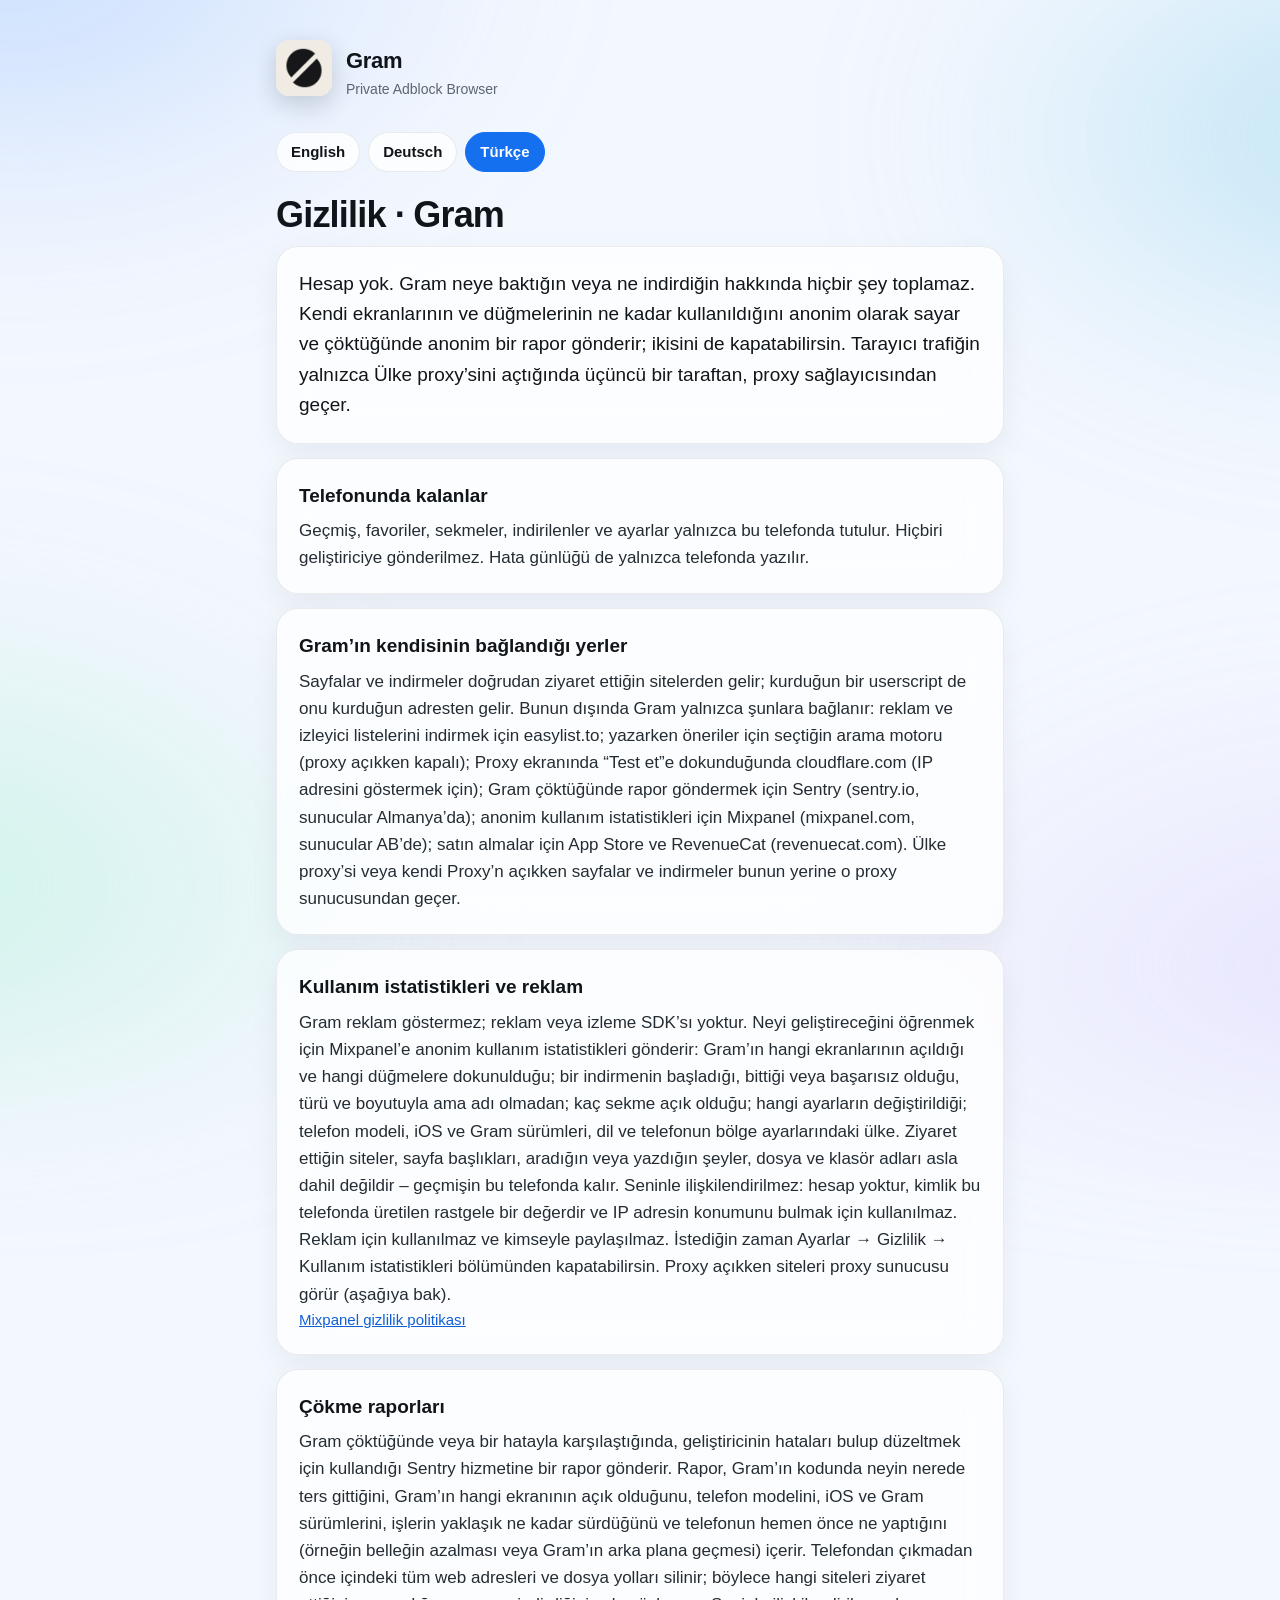
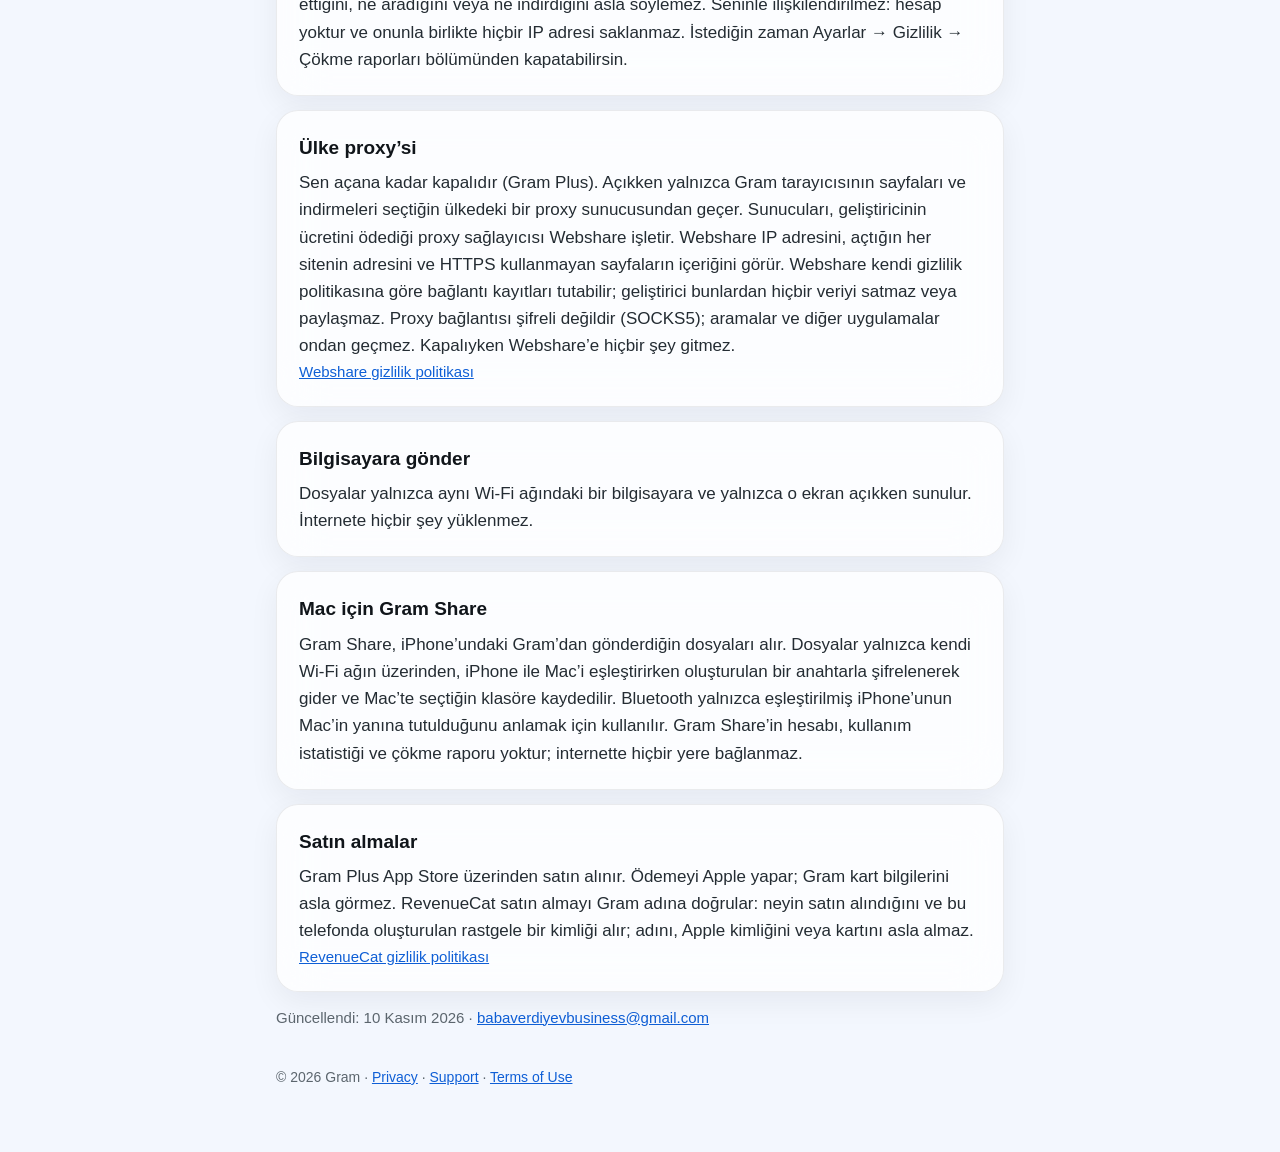
<file: privacy/tr/index.html>
<!doctype html>
<html lang="tr">
<head>
<meta charset="utf-8">
<meta name="viewport" content="width=device-width, initial-scale=1">
<title>Gizlilik · Gram</title>
<meta name="description" content="How Gram handles your data.">
<link rel="icon" href="../../icon.png">
<link rel="apple-touch-icon" href="../../icon.png">
<link rel="stylesheet" href="../../style.css">
</head>
<body>
<main>
<header><a href="../../"><img src="../../icon.png" alt=""></a>
<a href="../../" class="brand">Gram<small>Private Adblock Browser</small></a></header>
<nav class="langs" aria-label="Language"><a href="../" hreflang="en">English</a><a href="../de/" hreflang="de">Deutsch</a><a href="./" aria-current="page" hreflang="tr">Türkçe</a></nav><h1>Gizlilik · Gram</h1><div class="stack"><p class="lead card">Hesap yok. Gram neye baktığın veya ne indirdiğin hakkında hiçbir şey toplamaz. Kendi ekranlarının ve düğmelerinin ne kadar kullanıldığını anonim olarak sayar ve çöktüğünde anonim bir rapor gönderir; ikisini de kapatabilirsin. Tarayıcı trafiğin yalnızca Ülke proxy’sini açtığında üçüncü bir taraftan, proxy sağlayıcısından geçer.</p><section class="card"><h2>Telefonunda kalanlar</h2><p>Geçmiş, favoriler, sekmeler, indirilenler ve ayarlar yalnızca bu telefonda tutulur. Hiçbiri geliştiriciye gönderilmez. Hata günlüğü de yalnızca telefonda yazılır.</p></section><section class="card"><h2>Gram’ın kendisinin bağlandığı yerler</h2><p>Sayfalar ve indirmeler doğrudan ziyaret ettiğin sitelerden gelir; kurduğun bir userscript de onu kurduğun adresten gelir. Bunun dışında Gram yalnızca şunlara bağlanır: reklam ve izleyici listelerini indirmek için easylist.to; yazarken öneriler için seçtiğin arama motoru (proxy açıkken kapalı); Proxy ekranında “Test et”e dokunduğunda cloudflare.com (IP adresini göstermek için); Gram çöktüğünde rapor göndermek için Sentry (sentry.io, sunucular Almanya’da); anonim kullanım istatistikleri için Mixpanel (mixpanel.com, sunucular AB’de); satın almalar için App Store ve RevenueCat (revenuecat.com). Ülke proxy’si veya kendi Proxy’n açıkken sayfalar ve indirmeler bunun yerine o proxy sunucusundan geçer.</p></section><section class="card"><h2>Kullanım istatistikleri ve reklam</h2><p>Gram reklam göstermez; reklam veya izleme SDK’sı yoktur. Neyi geliştireceğini öğrenmek için Mixpanel’e anonim kullanım istatistikleri gönderir: Gram’ın hangi ekranlarının açıldığı ve hangi düğmelere dokunulduğu; bir indirmenin başladığı, bittiği veya başarısız olduğu, türü ve boyutuyla ama adı olmadan; kaç sekme açık olduğu; hangi ayarların değiştirildiği; telefon modeli, iOS ve Gram sürümleri, dil ve telefonun bölge ayarlarındaki ülke. Ziyaret ettiğin siteler, sayfa başlıkları, aradığın veya yazdığın şeyler, dosya ve klasör adları asla dahil değildir – geçmişin bu telefonda kalır. Seninle ilişkilendirilmez: hesap yoktur, kimlik bu telefonda üretilen rastgele bir değerdir ve IP adresin konumunu bulmak için kullanılmaz. Reklam için kullanılmaz ve kimseyle paylaşılmaz. İstediğin zaman Ayarlar → Gizlilik → Kullanım istatistikleri bölümünden kapatabilirsin. Proxy açıkken siteleri proxy sunucusu görür (aşağıya bak).</p><p class="muted"><a href="https://mixpanel.com/legal/privacy-policy/">Mixpanel gizlilik politikası</a></p></section><section class="card"><h2>Çökme raporları</h2><p>Gram çöktüğünde veya bir hatayla karşılaştığında, geliştiricinin hataları bulup düzeltmek için kullandığı Sentry hizmetine bir rapor gönderir. Rapor, Gram’ın kodunda neyin nerede ters gittiğini, Gram’ın hangi ekranının açık olduğunu, telefon modelini, iOS ve Gram sürümlerini, işlerin yaklaşık ne kadar sürdüğünü ve telefonun hemen önce ne yaptığını (örneğin belleğin azalması veya Gram’ın arka plana geçmesi) içerir. Telefondan çıkmadan önce içindeki tüm web adresleri ve dosya yolları silinir; böylece hangi siteleri ziyaret ettiğini, ne aradığını veya ne indirdiğini asla söylemez. Seninle ilişkilendirilmez: hesap yoktur ve onunla birlikte hiçbir IP adresi saklanmaz. İstediğin zaman Ayarlar → Gizlilik → Çökme raporları bölümünden kapatabilirsin.</p></section><section class="card"><h2>Ülke proxy’si</h2><p>Sen açana kadar kapalıdır (Gram Plus). Açıkken yalnızca Gram tarayıcısının sayfaları ve indirmeleri seçtiğin ülkedeki bir proxy sunucusundan geçer. Sunucuları, geliştiricinin ücretini ödediği proxy sağlayıcısı Webshare işletir. Webshare IP adresini, açtığın her sitenin adresini ve HTTPS kullanmayan sayfaların içeriğini görür. Webshare kendi gizlilik politikasına göre bağlantı kayıtları tutabilir; geliştirici bunlardan hiçbir veriyi satmaz veya paylaşmaz. Proxy bağlantısı şifreli değildir (SOCKS5); aramalar ve diğer uygulamalar ondan geçmez. Kapalıyken Webshare’e hiçbir şey gitmez.</p><p class="muted"><a href="https://www.webshare.io/privacy-policy">Webshare gizlilik politikası</a></p></section><section class="card"><h2>Bilgisayara gönder</h2><p>Dosyalar yalnızca aynı Wi-Fi ağındaki bir bilgisayara ve yalnızca o ekran açıkken sunulur. İnternete hiçbir şey yüklenmez.</p></section><section class="card"><h2>Mac için Gram Share</h2><p>Gram Share, iPhone’undaki Gram’dan gönderdiğin dosyaları alır. Dosyalar yalnızca kendi Wi-Fi ağın üzerinden, iPhone ile Mac’i eşleştirirken oluşturulan bir anahtarla şifrelenerek gider ve Mac’te seçtiğin klasöre kaydedilir. Bluetooth yalnızca eşleştirilmiş iPhone’unun Mac’in yanına tutulduğunu anlamak için kullanılır. Gram Share’in hesabı, kullanım istatistiği ve çökme raporu yoktur; internette hiçbir yere bağlanmaz.</p></section><section class="card"><h2>Satın almalar</h2><p>Gram Plus App Store üzerinden satın alınır. Ödemeyi Apple yapar; Gram kart bilgilerini asla görmez. RevenueCat satın almayı Gram adına doğrular: neyin satın alındığını ve bu telefonda oluşturulan rastgele bir kimliği alır; adını, Apple kimliğini veya kartını asla almaz.</p><p class="muted"><a href="https://www.revenuecat.com/privacy">RevenueCat gizlilik politikası</a></p></section><p class="muted">Güncellendi: 10 Kasım 2026 · <a href="mailto:babaverdiyevbusiness@gmail.com">babaverdiyevbusiness@gmail.com</a></p></div>
<footer>© 2026 Gram · <a href="../../privacy/">Privacy</a> · <a href="../../support/">Support</a> · <a href="https://www.apple.com/legal/internet-services/itunes/dev/stdeula/">Terms of Use</a></footer>
</main>
</body>
</html>
</file>
<file: style.css>
:root {
  --ink: #10151A; --body: #242C33; --muted: #5C666E; --line: rgba(16,21,26,.08);
  --azure: #1570EF; --azure-text: #0F5FD6; --bg: #F3F7FE; --card: rgba(255,255,255,.78);
}
@media (prefers-color-scheme: dark) {
  :root { --ink: #F2F5F8; --body: #D5DBE0; --muted: #98A2AB; --line: rgba(255,255,255,.10);
          --azure-text: #7FB2FF; --bg: #0E1116; --card: rgba(28,33,40,.82); }
}
* { box-sizing: border-box; }
html { -webkit-text-size-adjust: 100%; }
body { margin: 0; background: var(--bg); color: var(--body);
       font: 17px/1.6 -apple-system, BlinkMacSystemFont, "SF Pro Text", "Segoe UI", Roboto, sans-serif; }
body::before { content: ''; position: fixed; inset: -20%; z-index: -1; filter: blur(90px); opacity: .55;
  background: radial-gradient(40% 35% at 15% 10%, #9CC4FF, transparent 70%),
              radial-gradient(35% 30% at 90% 25%, #8AD3EE, transparent 70%),
              radial-gradient(40% 35% at 10% 85%, #A9EFD6, transparent 70%),
              radial-gradient(40% 35% at 90% 95%, #D8CCFF, transparent 70%); }
main { max-width: 760px; margin: 0 auto; padding: 40px 16px 64px; }
header { display: flex; align-items: center; gap: 14px; margin-bottom: 28px; }
header img { width: 56px; height: 56px; border-radius: 13px; box-shadow: 0 8px 24px rgba(16,21,26,.18); }
header a { color: inherit; text-decoration: none; }
.brand { font-weight: 800; font-size: 22px; color: var(--ink); letter-spacing: -.3px; }
.brand small { display: block; font-weight: 500; font-size: 14px; color: var(--muted); letter-spacing: 0; }
h1 { color: var(--ink); font-size: 36px; line-height: 1.15; letter-spacing: -.8px; margin: 0 0 10px; }
h2 { color: var(--ink); font-size: 19px; margin: 0 0 6px; }
p { margin: 0; }
.card { background: var(--card); border: 1px solid var(--line); border-radius: 22px; padding: 22px 22px;
        backdrop-filter: blur(24px) saturate(1.5); -webkit-backdrop-filter: blur(24px) saturate(1.5);
        box-shadow: 0 10px 30px rgba(16,21,26,.06); }
.stack > * + * { margin-top: 14px; }
.lead { font-size: 19px; color: var(--ink); }
.muted { color: var(--muted); font-size: 15px; }
a { color: var(--azure-text); }
.langs { display: flex; gap: 8px; flex-wrap: wrap; margin: 0 0 22px; }
.langs a { text-decoration: none; padding: 7px 14px; border-radius: 999px; font-size: 15px; font-weight: 600;
           background: var(--card); border: 1px solid var(--line); color: var(--ink); }
.langs a[aria-current] { background: var(--azure); color: #fff; border-color: var(--azure); }
.btn { display: inline-block; padding: 12px 20px; border-radius: 14px; background: var(--azure); color: #fff;
       font-weight: 600; text-decoration: none; }
.links { display: flex; gap: 12px; flex-wrap: wrap; }
footer { margin-top: 36px; color: var(--muted); font-size: 14px; }
</file>
